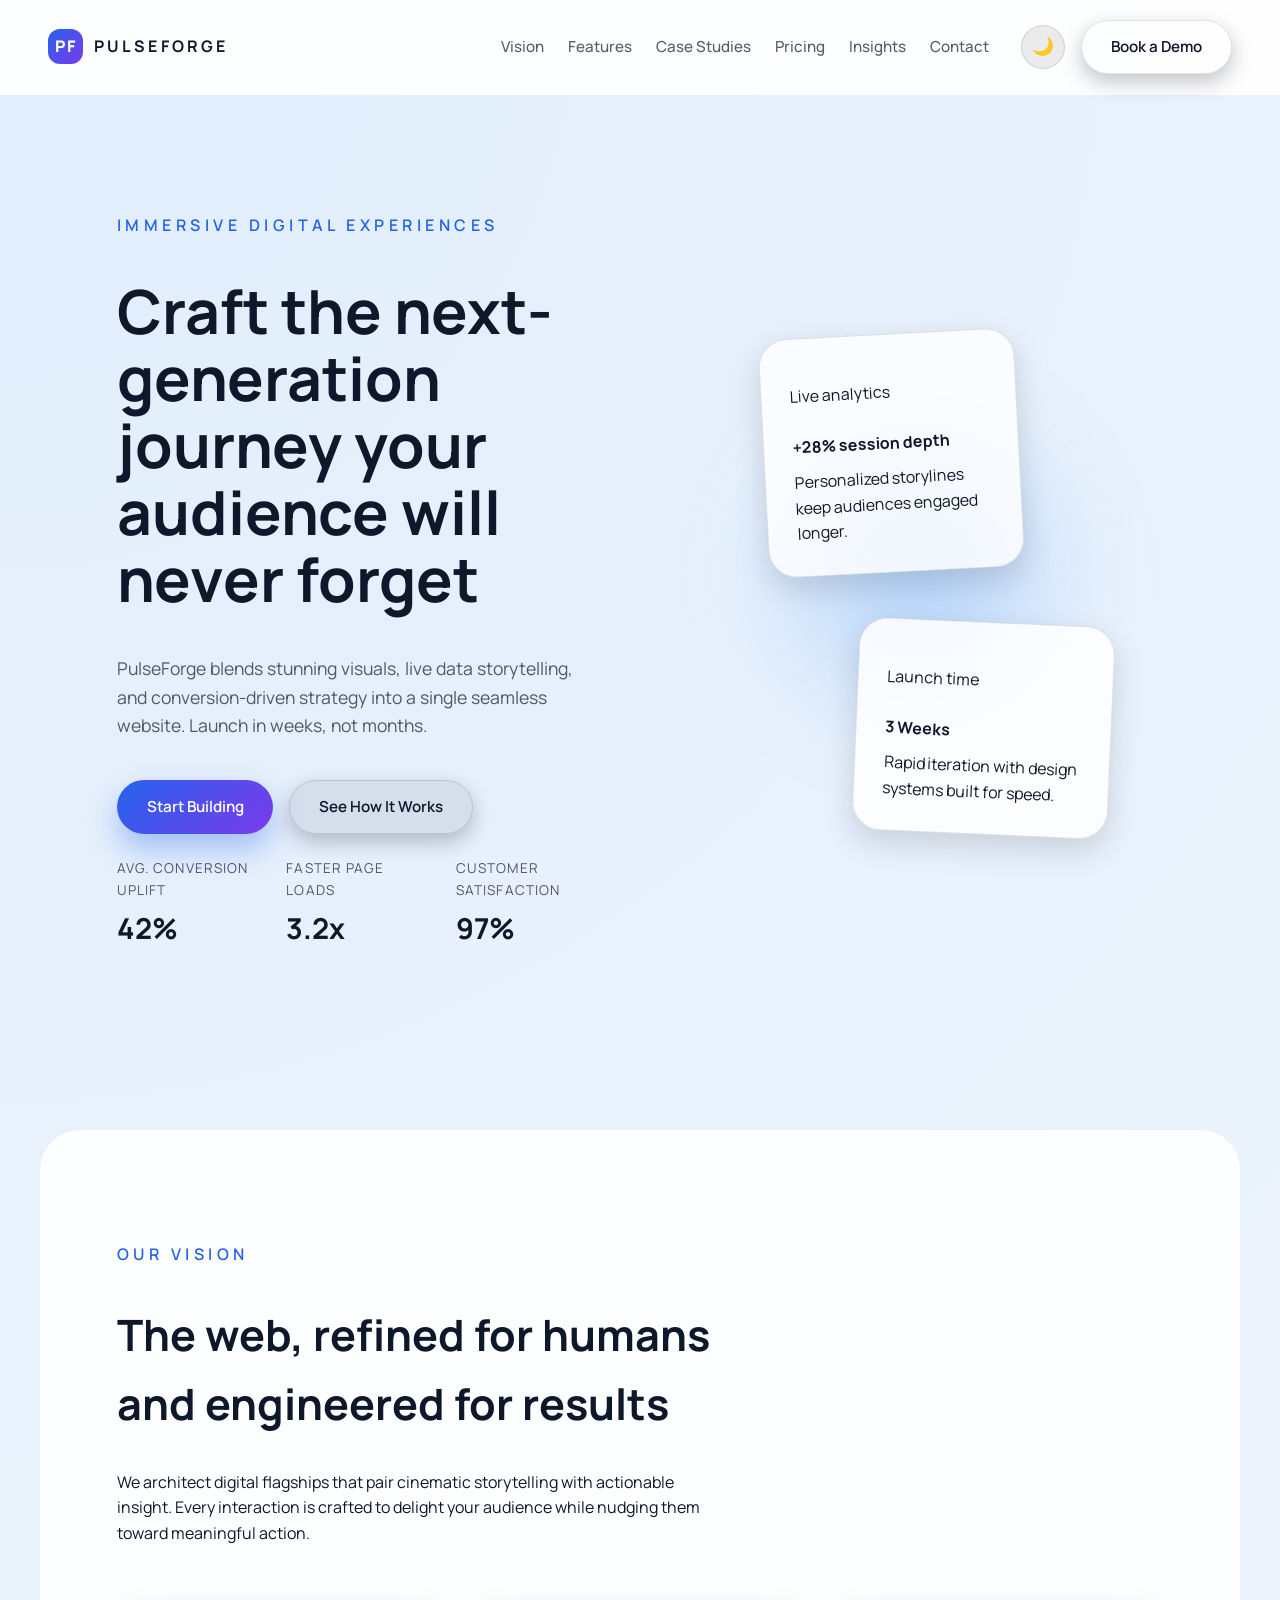
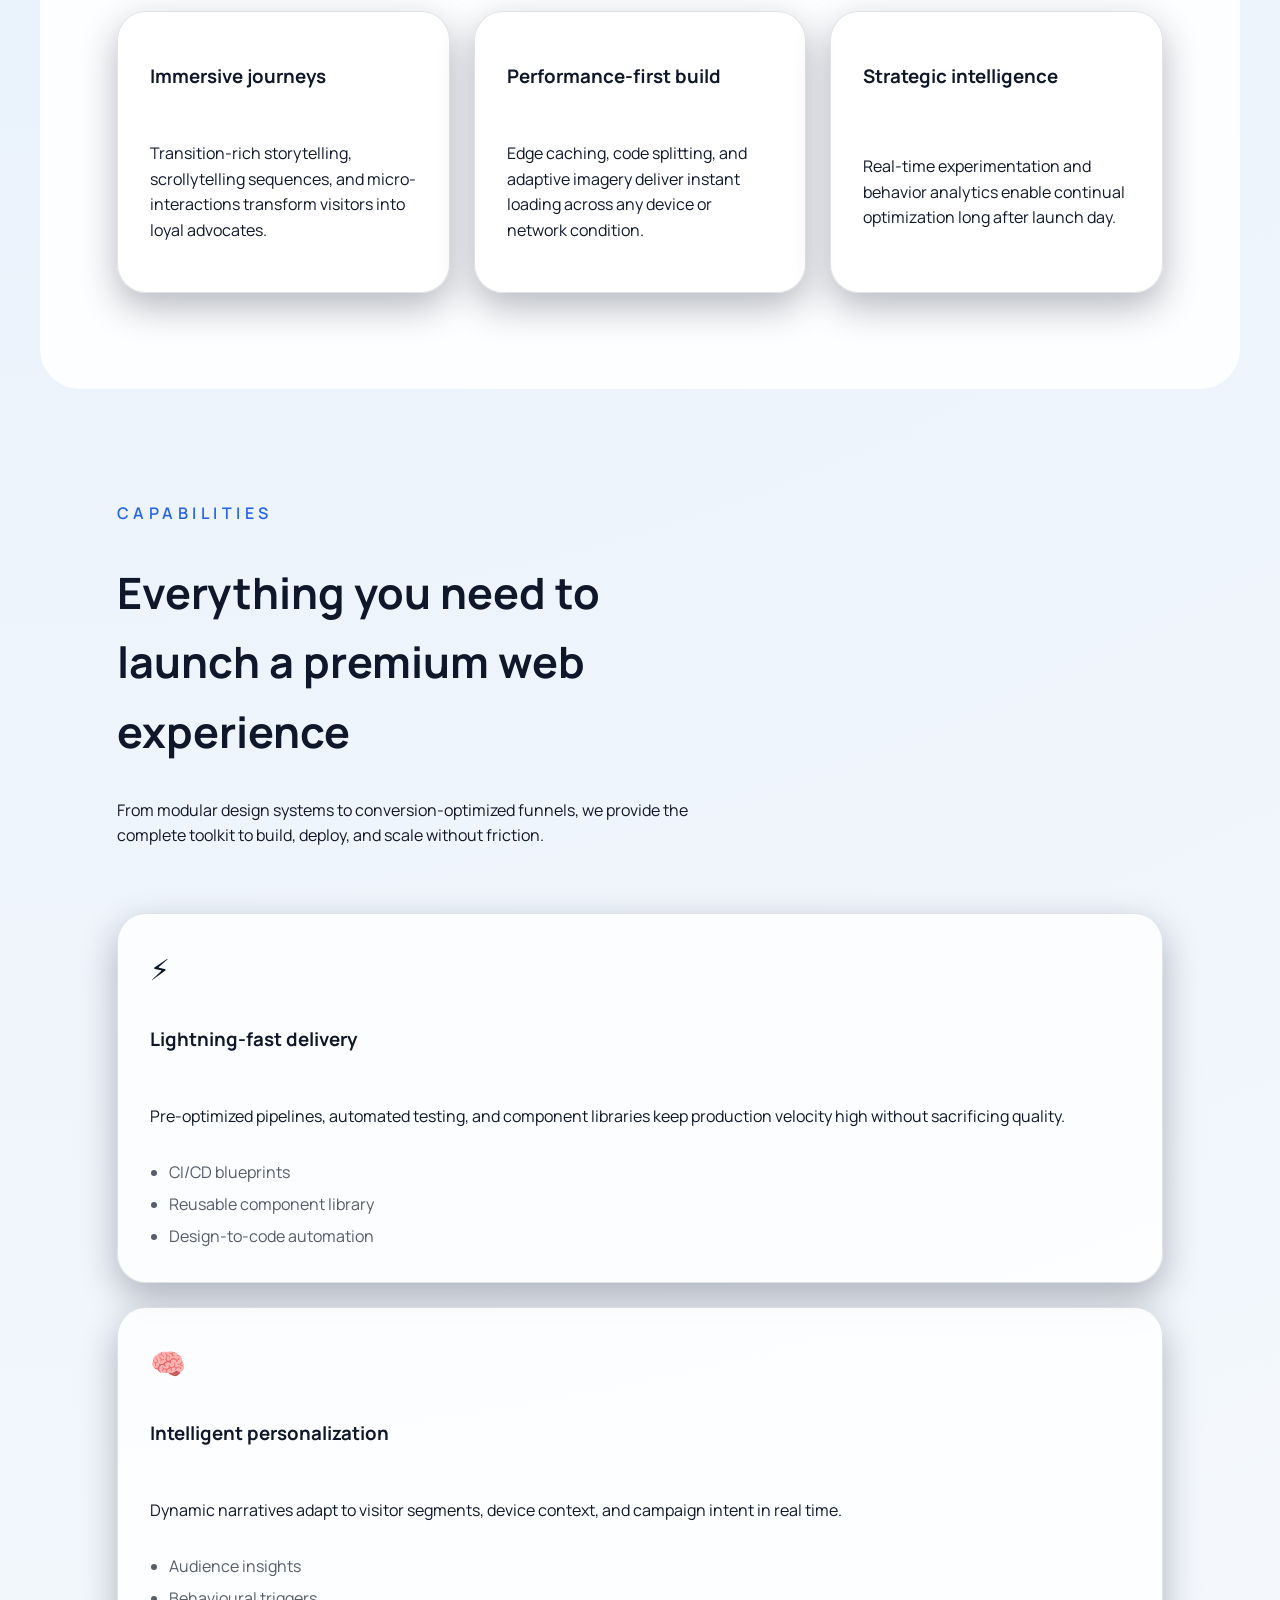
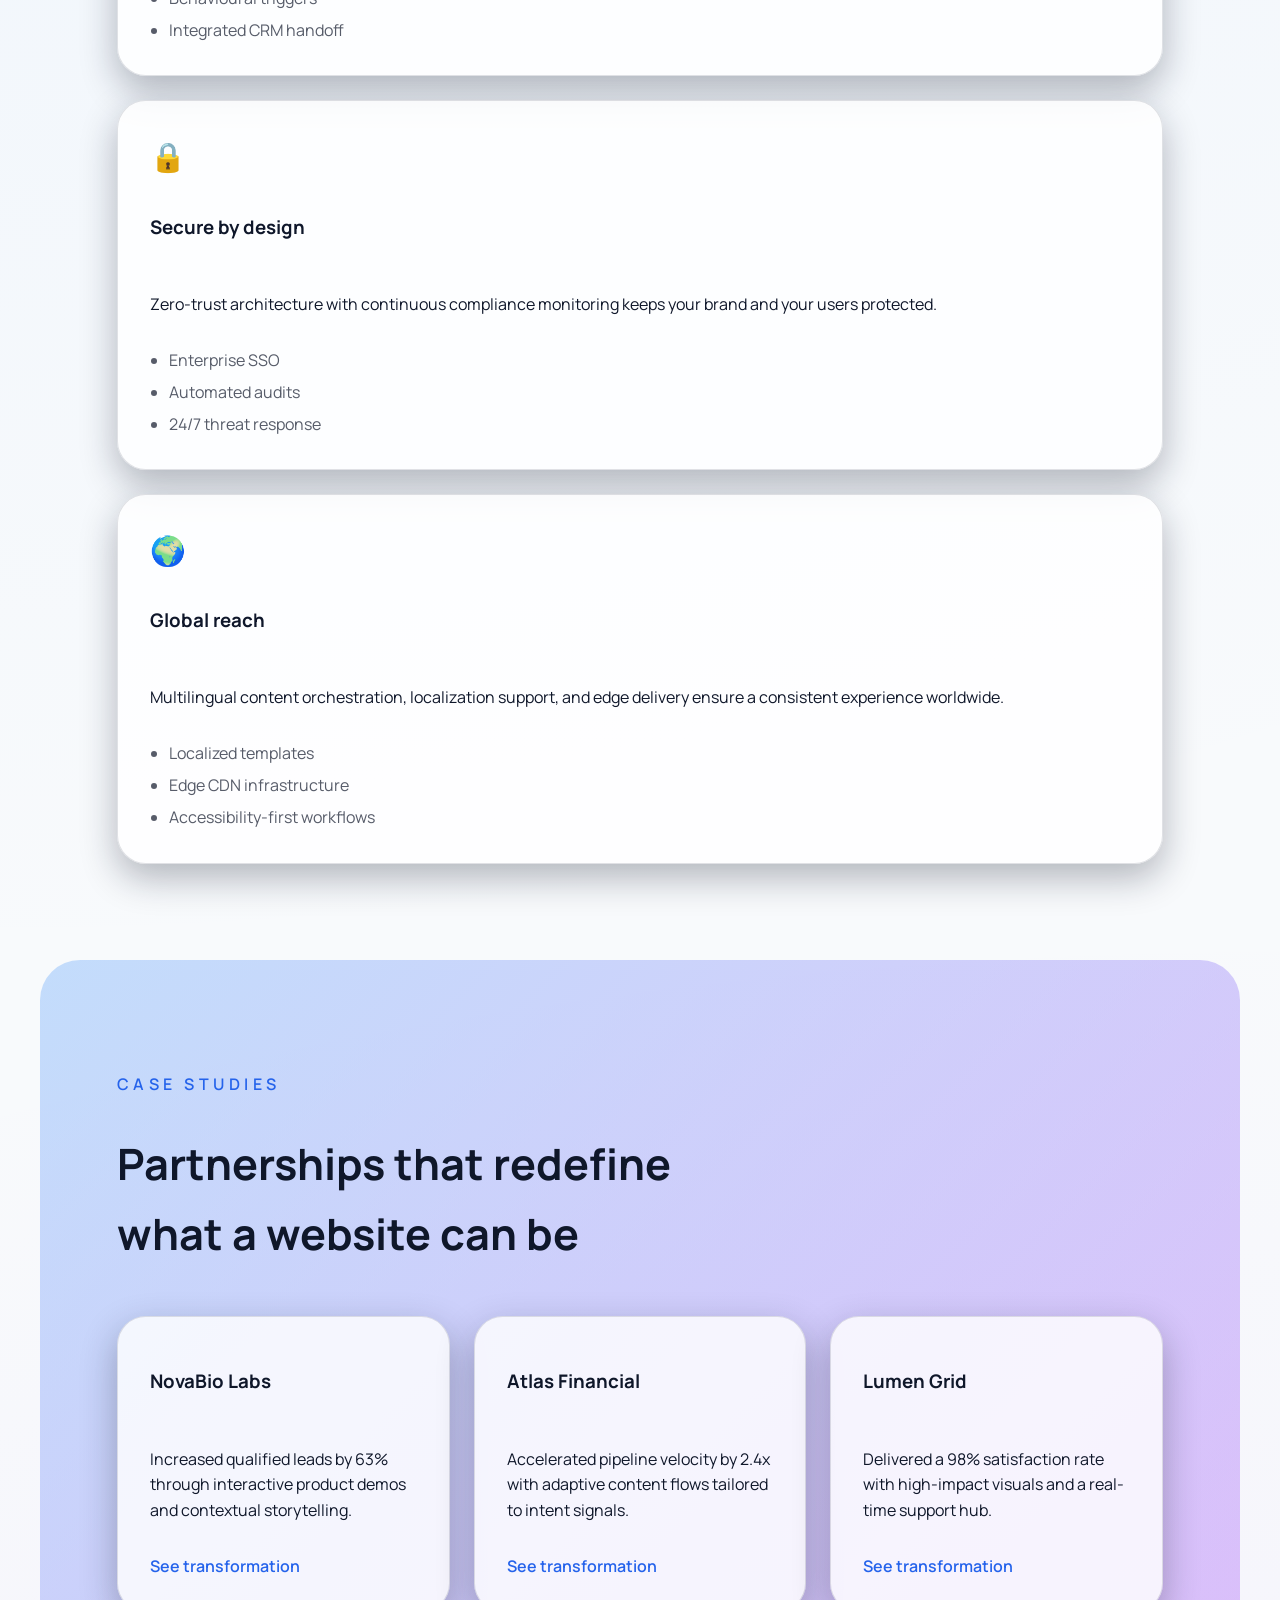
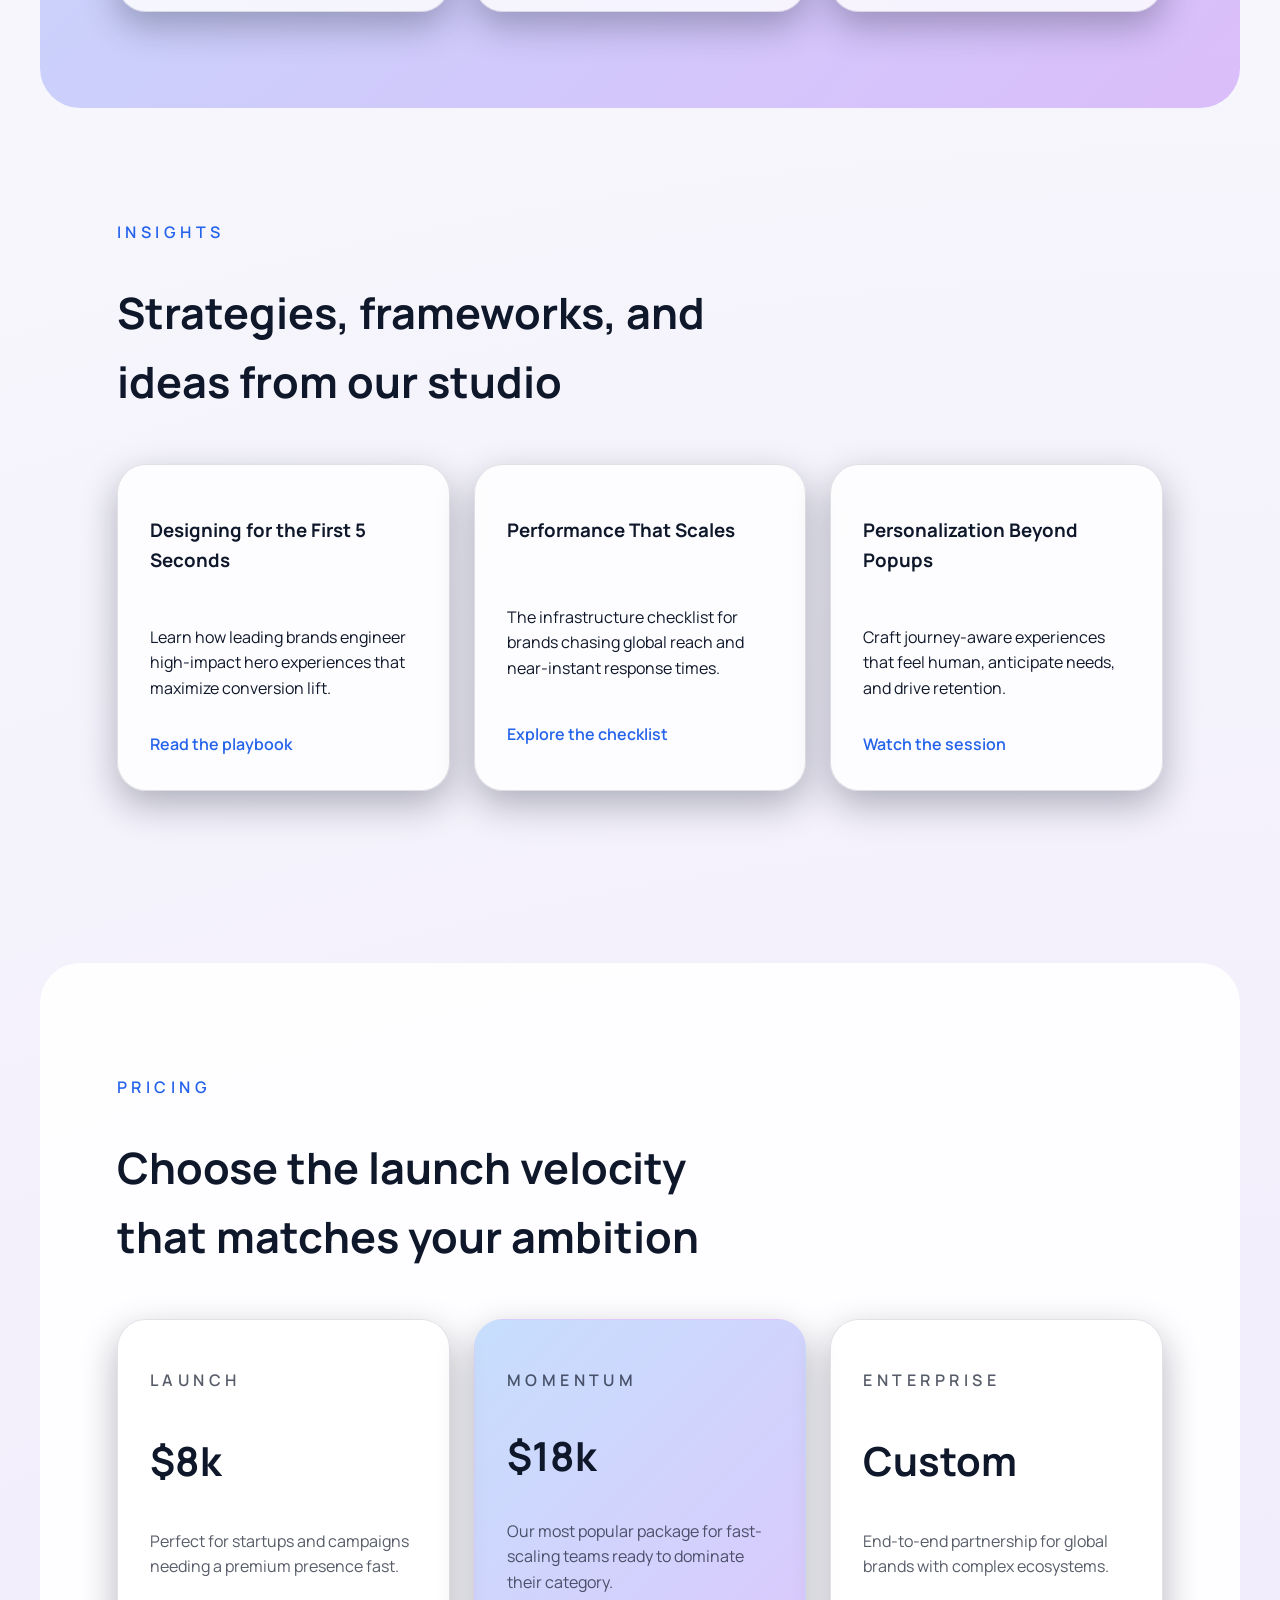
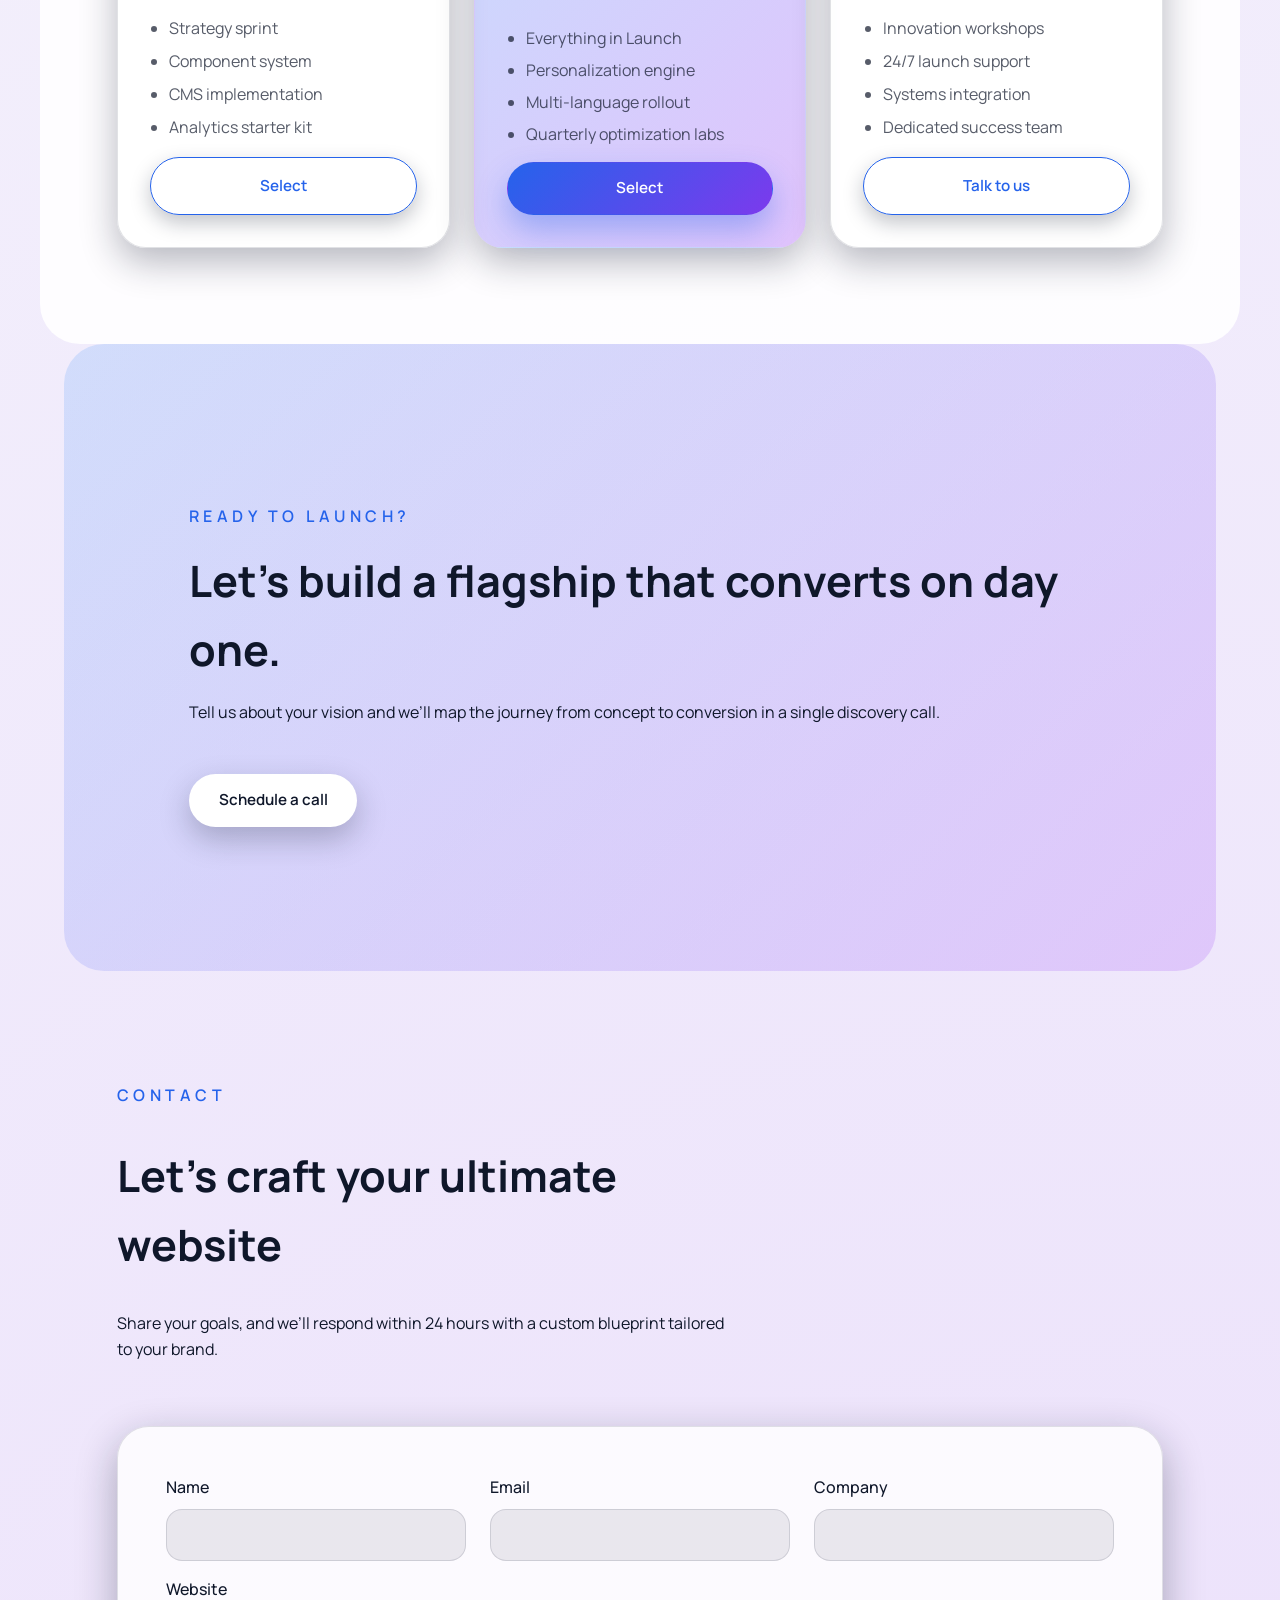
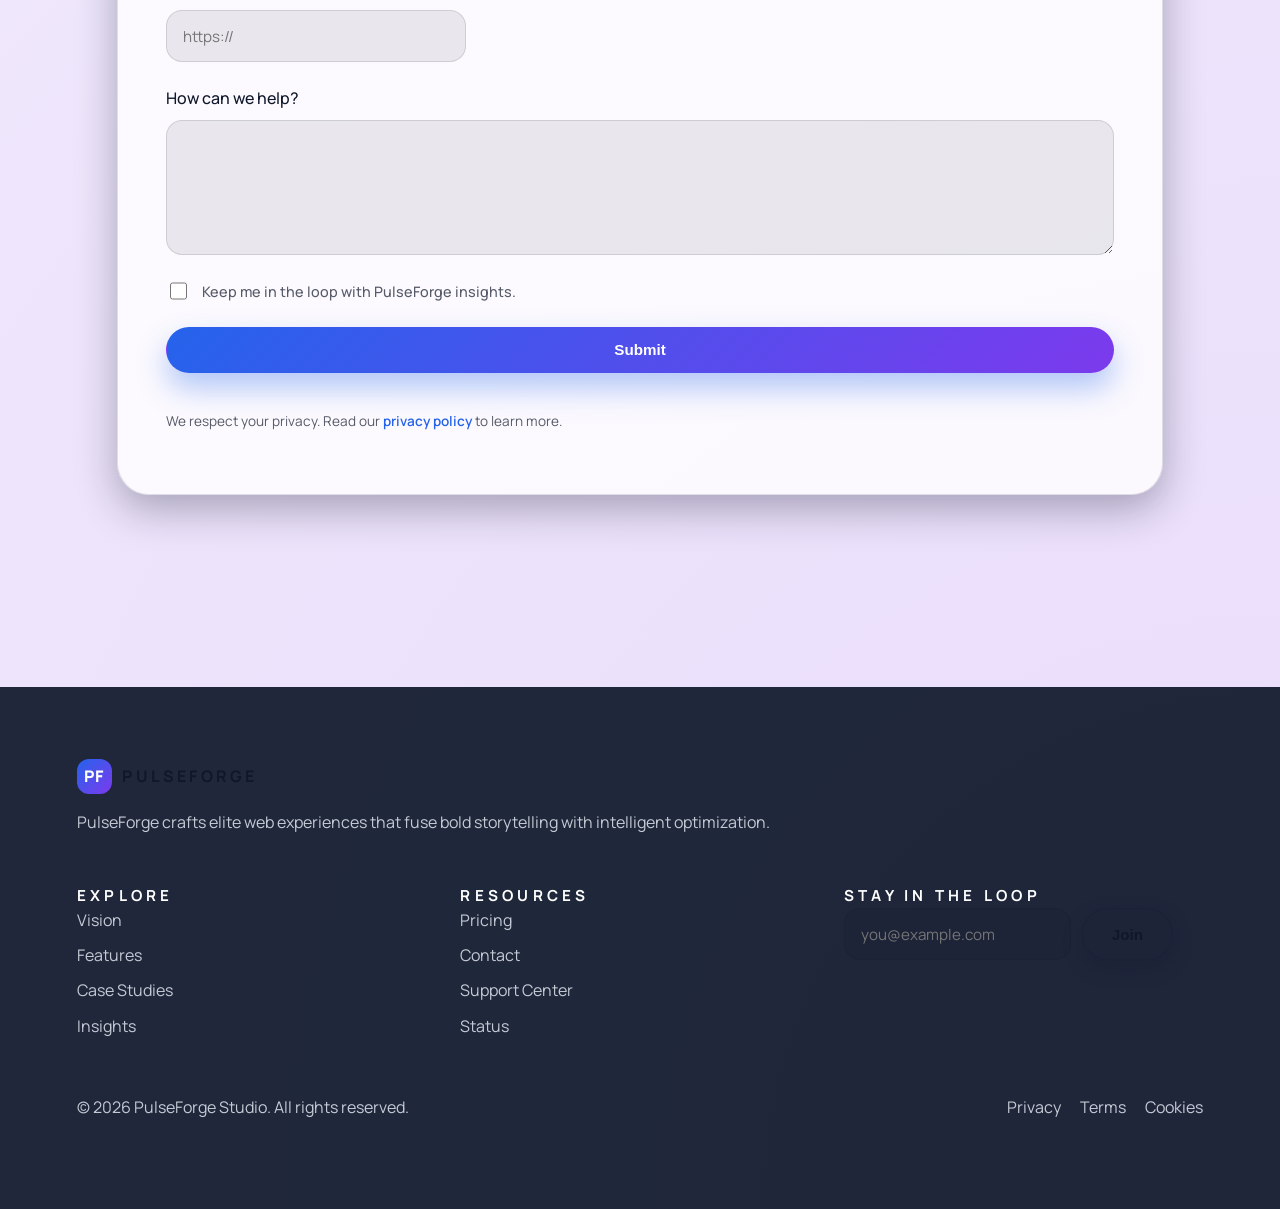
<file: index.html>
<!DOCTYPE html>
<html lang="en">
  <head>
    <meta charset="UTF-8" />
    <meta name="viewport" content="width=device-width, initial-scale=1.0" />
    <meta
      name="description"
      content="Ultimate website experience for visionary brands: immersive storytelling, lightning-fast performance, and effortless conversions."
    />
    <title>PulseForge — The Ultimate Digital Experience</title>
    <link rel="preconnect" href="https://fonts.googleapis.com" />
    <link rel="preconnect" href="https://fonts.gstatic.com" crossorigin />
    <link
      href="https://fonts.googleapis.com/css2?family=Manrope:wght@300;400;500;600;700;800&display=swap"
      rel="stylesheet"
    />
    <link rel="stylesheet" href="assets/css/style.css" />
  </head>
  <body>
    <header class="topbar" role="banner">
      <a class="logo" href="#hero" aria-label="PulseForge home">
        <span class="logo__mark" aria-hidden="true">PF</span>
        <span class="logo__text">PulseForge</span>
      </a>
      <button class="nav-toggle" aria-expanded="false" aria-controls="primary-nav">
        <span class="nav-toggle__label">Menu</span>
        <span class="nav-toggle__icon" aria-hidden="true"></span>
      </button>
      <nav id="primary-nav" class="nav" aria-label="Primary">
        <ul class="nav__list">
          <li><a class="nav__link" href="#vision">Vision</a></li>
          <li><a class="nav__link" href="#features">Features</a></li>
          <li><a class="nav__link" href="#case-studies">Case Studies</a></li>
          <li><a class="nav__link" href="#pricing">Pricing</a></li>
          <li><a class="nav__link" href="#insights">Insights</a></li>
          <li><a class="nav__link" href="#contact">Contact</a></li>
        </ul>
        <div class="nav__actions">
          <button class="theme-toggle" type="button" aria-label="Toggle dark mode">
            <span class="theme-toggle__icon" aria-hidden="true"></span>
          </button>
          <a class="btn btn--ghost" href="#contact">Book a Demo</a>
        </div>
      </nav>
    </header>

    <main>
      <section id="hero" class="hero" aria-labelledby="hero-title">
        <div class="hero__content">
          <p class="hero__eyebrow">Immersive Digital Experiences</p>
          <h1 id="hero-title" class="hero__title">
            Craft the next-generation journey your audience will never forget
          </h1>
          <p class="hero__subtitle">
            PulseForge blends stunning visuals, live data storytelling, and conversion-driven strategy into a single seamless website. Launch in weeks, not months.
          </p>
          <div class="hero__actions">
            <a class="btn btn--primary" href="#pricing">Start Building</a>
            <a class="btn btn--secondary" href="#vision">See How It Works</a>
          </div>
          <dl class="hero__stats">
            <div>
              <dt>Avg. Conversion Uplift</dt>
              <dd data-count="42">0%</dd>
            </div>
            <div>
              <dt>Faster Page Loads</dt>
              <dd data-count="3.2">0x</dd>
            </div>
            <div>
              <dt>Customer Satisfaction</dt>
              <dd data-count="97">0%</dd>
            </div>
          </dl>
        </div>
        <div class="hero__visual" aria-hidden="true">
          <div class="hero__glow"></div>
          <div class="hero__card">
            <p>Live analytics</p>
            <strong>+28% session depth</strong>
            <span>Personalized storylines keep audiences engaged longer.</span>
          </div>
          <div class="hero__card hero__card--secondary">
            <p>Launch time</p>
            <strong>3 Weeks</strong>
            <span>Rapid iteration with design systems built for speed.</span>
          </div>
        </div>
      </section>

      <section id="vision" class="section section--alt" aria-labelledby="vision-title">
        <div class="section__intro">
          <p class="section__eyebrow">Our Vision</p>
          <h2 id="vision-title">The web, refined for humans and engineered for results</h2>
          <p>
            We architect digital flagships that pair cinematic storytelling with actionable insight. Every interaction is crafted to delight your audience while nudging them toward meaningful action.
          </p>
        </div>
        <div class="vision-grid">
          <article class="vision-card">
            <h3>Immersive journeys</h3>
            <p>
              Transition-rich storytelling, scrollytelling sequences, and micro-interactions transform visitors into loyal advocates.
            </p>
          </article>
          <article class="vision-card">
            <h3>Performance-first build</h3>
            <p>
              Edge caching, code splitting, and adaptive imagery deliver instant loading across any device or network condition.
            </p>
          </article>
          <article class="vision-card">
            <h3>Strategic intelligence</h3>
            <p>
              Real-time experimentation and behavior analytics enable continual optimization long after launch day.
            </p>
          </article>
        </div>
      </section>

      <section id="features" class="section" aria-labelledby="features-title">
        <div class="section__intro">
          <p class="section__eyebrow">Capabilities</p>
          <h2 id="features-title">Everything you need to launch a premium web experience</h2>
          <p>
            From modular design systems to conversion-optimized funnels, we provide the complete toolkit to build, deploy, and scale without friction.
          </p>
        </div>
        <div class="feature-grid">
          <article class="feature-card">
            <div class="feature-card__icon" aria-hidden="true">⚡</div>
            <h3>Lightning-fast delivery</h3>
            <p>
              Pre-optimized pipelines, automated testing, and component libraries keep production velocity high without sacrificing quality.
            </p>
            <ul>
              <li>CI/CD blueprints</li>
              <li>Reusable component library</li>
              <li>Design-to-code automation</li>
            </ul>
          </article>
          <article class="feature-card">
            <div class="feature-card__icon" aria-hidden="true">🧠</div>
            <h3>Intelligent personalization</h3>
            <p>
              Dynamic narratives adapt to visitor segments, device context, and campaign intent in real time.
            </p>
            <ul>
              <li>Audience insights</li>
              <li>Behavioural triggers</li>
              <li>Integrated CRM handoff</li>
            </ul>
          </article>
          <article class="feature-card">
            <div class="feature-card__icon" aria-hidden="true">🔒</div>
            <h3>Secure by design</h3>
            <p>
              Zero-trust architecture with continuous compliance monitoring keeps your brand and your users protected.
            </p>
            <ul>
              <li>Enterprise SSO</li>
              <li>Automated audits</li>
              <li>24/7 threat response</li>
            </ul>
          </article>
          <article class="feature-card">
            <div class="feature-card__icon" aria-hidden="true">🌍</div>
            <h3>Global reach</h3>
            <p>
              Multilingual content orchestration, localization support, and edge delivery ensure a consistent experience worldwide.
            </p>
            <ul>
              <li>Localized templates</li>
              <li>Edge CDN infrastructure</li>
              <li>Accessibility-first workflows</li>
            </ul>
          </article>
        </div>
      </section>

      <section id="case-studies" class="section section--accent" aria-labelledby="case-title">
        <div class="section__intro">
          <p class="section__eyebrow">Case Studies</p>
          <h2 id="case-title">Partnerships that redefine what a website can be</h2>
        </div>
        <div class="case-grid">
          <article class="case-card">
            <h3>NovaBio Labs</h3>
            <p>
              Increased qualified leads by 63% through interactive product demos and contextual storytelling.
            </p>
            <a class="link" href="#">See transformation</a>
          </article>
          <article class="case-card">
            <h3>Atlas Financial</h3>
            <p>
              Accelerated pipeline velocity by 2.4x with adaptive content flows tailored to intent signals.
            </p>
            <a class="link" href="#">See transformation</a>
          </article>
          <article class="case-card">
            <h3>Lumen Grid</h3>
            <p>
              Delivered a 98% satisfaction rate with high-impact visuals and a real-time support hub.
            </p>
            <a class="link" href="#">See transformation</a>
          </article>
        </div>
      </section>

      <section id="insights" class="section" aria-labelledby="insights-title">
        <div class="section__intro">
          <p class="section__eyebrow">Insights</p>
          <h2 id="insights-title">Strategies, frameworks, and ideas from our studio</h2>
        </div>
        <div class="insights-grid">
          <article class="insight-card">
            <h3>Designing for the First 5 Seconds</h3>
            <p>
              Learn how leading brands engineer high-impact hero experiences that maximize conversion lift.
            </p>
            <a class="link" href="#">Read the playbook</a>
          </article>
          <article class="insight-card">
            <h3>Performance That Scales</h3>
            <p>
              The infrastructure checklist for brands chasing global reach and near-instant response times.
            </p>
            <a class="link" href="#">Explore the checklist</a>
          </article>
          <article class="insight-card">
            <h3>Personalization Beyond Popups</h3>
            <p>
              Craft journey-aware experiences that feel human, anticipate needs, and drive retention.
            </p>
            <a class="link" href="#">Watch the session</a>
          </article>
        </div>
      </section>

      <section id="pricing" class="section section--alt" aria-labelledby="pricing-title">
        <div class="section__intro">
          <p class="section__eyebrow">Pricing</p>
          <h2 id="pricing-title">Choose the launch velocity that matches your ambition</h2>
        </div>
        <div class="pricing-grid">
          <article class="pricing-card">
            <p class="pricing-card__name">Launch</p>
            <p class="pricing-card__price">$8k</p>
            <p class="pricing-card__desc">Perfect for startups and campaigns needing a premium presence fast.</p>
            <ul>
              <li>Strategy sprint</li>
              <li>Component system</li>
              <li>CMS implementation</li>
              <li>Analytics starter kit</li>
            </ul>
            <a class="btn btn--outline" href="#contact">Select</a>
          </article>
          <article class="pricing-card pricing-card--featured">
            <p class="pricing-card__name">Momentum</p>
            <p class="pricing-card__price">$18k</p>
            <p class="pricing-card__desc">Our most popular package for fast-scaling teams ready to dominate their category.</p>
            <ul>
              <li>Everything in Launch</li>
              <li>Personalization engine</li>
              <li>Multi-language rollout</li>
              <li>Quarterly optimization labs</li>
            </ul>
            <a class="btn btn--primary" href="#contact">Select</a>
          </article>
          <article class="pricing-card">
            <p class="pricing-card__name">Enterprise</p>
            <p class="pricing-card__price">Custom</p>
            <p class="pricing-card__desc">End-to-end partnership for global brands with complex ecosystems.</p>
            <ul>
              <li>Innovation workshops</li>
              <li>24/7 launch support</li>
              <li>Systems integration</li>
              <li>Dedicated success team</li>
            </ul>
            <a class="btn btn--outline" href="#contact">Talk to us</a>
          </article>
        </div>
      </section>

      <section class="section section--highlight" aria-labelledby="cta-title">
        <div class="cta">
          <div class="cta__content">
            <p class="section__eyebrow">Ready to launch?</p>
            <h2 id="cta-title">Let’s build a flagship that converts on day one.</h2>
            <p>
              Tell us about your vision and we’ll map the journey from concept to conversion in a single discovery call.
            </p>
          </div>
          <a class="btn btn--inverted" href="#contact">Schedule a call</a>
        </div>
      </section>

      <section id="contact" class="section" aria-labelledby="contact-title">
        <div class="section__intro">
          <p class="section__eyebrow">Contact</p>
          <h2 id="contact-title">Let’s craft your ultimate website</h2>
          <p>
            Share your goals, and we’ll respond within 24 hours with a custom blueprint tailored to your brand.
          </p>
        </div>
        <form class="contact-form" aria-label="Contact form">
          <div class="form-grid">
            <label>
              <span>Name</span>
              <input type="text" name="name" autocomplete="name" required />
            </label>
            <label>
              <span>Email</span>
              <input type="email" name="email" autocomplete="email" required />
            </label>
            <label>
              <span>Company</span>
              <input type="text" name="company" autocomplete="organization" />
            </label>
            <label>
              <span>Website</span>
              <input type="url" name="website" placeholder="https://" inputmode="url" />
            </label>
          </div>
          <label>
            <span>How can we help?</span>
            <textarea name="message" rows="5" required></textarea>
          </label>
          <label class="checkbox">
            <input type="checkbox" name="newsletter" />
            <span>Keep me in the loop with PulseForge insights.</span>
          </label>
          <button class="btn btn--primary" type="submit">Submit</button>
          <p class="form__footnote">
            We respect your privacy. Read our <a class="link" href="#">privacy policy</a> to learn more.
          </p>
        </form>
      </section>
    </main>

    <footer class="footer" role="contentinfo">
      <div class="footer__primary">
        <div>
          <a class="logo" href="#hero" aria-label="PulseForge home">
            <span class="logo__mark" aria-hidden="true">PF</span>
            <span class="logo__text">PulseForge</span>
          </a>
          <p>
            PulseForge crafts elite web experiences that fuse bold storytelling with intelligent optimization.
          </p>
        </div>
        <div class="footer__grid">
          <div>
            <h3>Explore</h3>
            <ul>
              <li><a href="#vision">Vision</a></li>
              <li><a href="#features">Features</a></li>
              <li><a href="#case-studies">Case Studies</a></li>
              <li><a href="#insights">Insights</a></li>
            </ul>
          </div>
          <div>
            <h3>Resources</h3>
            <ul>
              <li><a href="#pricing">Pricing</a></li>
              <li><a href="#contact">Contact</a></li>
              <li><a href="#">Support Center</a></li>
              <li><a href="#">Status</a></li>
            </ul>
          </div>
          <div>
            <h3>Stay in the loop</h3>
            <form class="newsletter" aria-label="Newsletter signup">
              <label>
                <span class="sr-only">Email</span>
                <input type="email" name="newsletter-email" placeholder="you@example.com" required />
              </label>
              <button class="btn btn--secondary" type="submit">Join</button>
            </form>
          </div>
        </div>
      </div>
      <div class="footer__secondary">
        <p>© <span data-year></span> PulseForge Studio. All rights reserved.</p>
        <div class="footer__links">
          <a href="#">Privacy</a>
          <a href="#">Terms</a>
          <a href="#">Cookies</a>
        </div>
      </div>
    </footer>

    <script src="assets/js/main.js" defer></script>
  </body>
</html>
</file>
<file: assets/css/style.css>
:root {
  color-scheme: light dark;
  --font-family: 'Manrope', system-ui, -apple-system, BlinkMacSystemFont, 'Segoe UI', sans-serif;
  --color-bg: #0f172a;
  --color-surface: rgba(15, 23, 42, 0.65);
  --color-surface-alt: rgba(255, 255, 255, 0.06);
  --color-surface-contrast: rgba(15, 23, 42, 0.92);
  --color-text: #e2e8f0;
  --color-text-muted: rgba(226, 232, 240, 0.75);
  --color-accent: #60a5fa;
  --color-accent-strong: #2563eb;
  --color-secondary: #a855f7;
  --color-border: rgba(226, 232, 240, 0.12);
  --shadow-elevated: 0 20px 45px rgba(15, 23, 42, 0.45);
  --max-width: 1200px;
  --transition: 220ms ease;
}

[data-theme='light'] {
  --color-bg: #f8fafc;
  --color-surface: rgba(255, 255, 255, 0.8);
  --color-surface-alt: rgba(15, 23, 42, 0.08);
  --color-surface-contrast: rgba(255, 255, 255, 0.85);
  --color-text: #0f172a;
  --color-text-muted: rgba(15, 23, 42, 0.7);
  --color-accent: #2563eb;
  --color-accent-strong: #1d4ed8;
  --color-secondary: #7c3aed;
  --color-border: rgba(15, 23, 42, 0.12);
  --shadow-elevated: 0 12px 30px rgba(15, 23, 42, 0.15);
}

* {
  box-sizing: border-box;
}

html {
  scroll-behavior: smooth;
}

body {
  margin: 0;
  font-family: var(--font-family);
  background: radial-gradient(circle at top left, rgba(96, 165, 250, 0.15), transparent 45%),
    radial-gradient(circle at bottom right, rgba(168, 85, 247, 0.18), transparent 55%),
    var(--color-bg);
  color: var(--color-text);
  line-height: 1.6;
  -webkit-font-smoothing: antialiased;
  transition: background 500ms ease, color var(--transition);
}

img,
svg {
  max-width: 100%;
  display: block;
}

a {
  color: inherit;
  text-decoration: none;
}

a:hover,
a:focus-visible {
  text-decoration: underline;
}

.btn {
  display: inline-flex;
  align-items: center;
  justify-content: center;
  padding: 0.85rem 1.8rem;
  border-radius: 999px;
  border: 1px solid transparent;
  font-weight: 600;
  font-size: 0.95rem;
  cursor: pointer;
  transition: transform var(--transition), box-shadow var(--transition), background var(--transition);
}

.btn:focus-visible {
  outline: 3px solid var(--color-accent);
  outline-offset: 2px;
}

.btn--primary {
  background: linear-gradient(135deg, var(--color-accent), var(--color-secondary));
  color: #fff;
  box-shadow: 0 15px 30px rgba(37, 99, 235, 0.35);
}

.btn--primary:hover {
  transform: translateY(-2px);
  box-shadow: 0 20px 40px rgba(37, 99, 235, 0.45);
}

.btn--secondary {
  background: var(--color-surface-alt);
  color: var(--color-text);
  border: 1px solid var(--color-border);
}

.btn--secondary:hover {
  transform: translateY(-2px);
}

.btn--ghost {
  background: transparent;
  border: 1px solid var(--color-border);
  color: var(--color-text);
}

.btn--outline {
  border: 1px solid var(--color-accent);
  color: var(--color-accent);
  background: transparent;
}

.btn--outline:hover {
  background: rgba(96, 165, 250, 0.1);
}

.btn--inverted {
  background: #fff;
  color: #0f172a;
  box-shadow: 0 12px 30px rgba(15, 23, 42, 0.25);
}

.btn--inverted:hover {
  transform: translateY(-2px);
}

.btn--ghost,
.btn--outline,
.btn--secondary {
  box-shadow: 0 8px 20px rgba(15, 23, 42, 0.25);
}

.topbar {
  position: sticky;
  top: 0;
  z-index: 1000;
  display: flex;
  align-items: center;
  justify-content: space-between;
  gap: 1.5rem;
  padding: 1.25rem clamp(1rem, 4vw, 3rem);
  backdrop-filter: blur(16px);
  background: rgba(15, 23, 42, 0.55);
  border-bottom: 1px solid rgba(255, 255, 255, 0.05);
}

[data-theme='light'] .topbar {
  background: rgba(255, 255, 255, 0.92);
}

.logo {
  display: inline-flex;
  align-items: center;
  gap: 0.65rem;
  font-weight: 700;
  letter-spacing: 0.08em;
  text-transform: uppercase;
  color: var(--color-text);
}

.logo__mark {
  display: inline-grid;
  place-items: center;
  width: 2.2rem;
  height: 2.2rem;
  border-radius: 12px;
  background: linear-gradient(135deg, var(--color-accent), var(--color-secondary));
  color: #fff;
  font-size: 1rem;
  font-weight: 800;
}

.logo__text {
  font-size: 1rem;
  letter-spacing: 0.2em;
}

.nav {
  display: flex;
  align-items: center;
  gap: 2rem;
}

.nav__list {
  display: flex;
  gap: 1.5rem;
  list-style: none;
  margin: 0;
  padding: 0;
}

.nav__link {
  font-size: 0.95rem;
  font-weight: 500;
  color: var(--color-text-muted);
  position: relative;
}

.nav__link::after {
  content: '';
  position: absolute;
  left: 0;
  bottom: -0.35rem;
  width: 100%;
  height: 2px;
  background: linear-gradient(135deg, var(--color-accent), var(--color-secondary));
  transform: scaleX(0);
  transform-origin: center;
  transition: transform var(--transition);
}

.nav__link:focus-visible::after,
.nav__link:hover::after {
  transform: scaleX(1);
}

.nav__actions {
  display: flex;
  align-items: center;
  gap: 1rem;
}

.nav-toggle {
  display: none;
  align-items: center;
  gap: 0.5rem;
  padding: 0.65rem 1rem;
  border-radius: 999px;
  border: 1px solid var(--color-border);
  background: transparent;
  color: var(--color-text);
  font-weight: 600;
}

.nav-toggle__icon {
  width: 1.5rem;
  height: 1.5rem;
  border-radius: 999px;
  border: 2px solid currentColor;
  position: relative;
}

.nav-toggle__icon::before,
.nav-toggle__icon::after {
  content: '';
  position: absolute;
  left: 50%;
  width: 70%;
  height: 2px;
  background: currentColor;
  transform: translateX(-50%);
}

.nav-toggle__icon::before {
  top: 35%;
}

.nav-toggle__icon::after {
  bottom: 35%;
}

.theme-toggle {
  width: 2.75rem;
  height: 2.75rem;
  border-radius: 999px;
  border: 1px solid var(--color-border);
  background: var(--color-surface-alt);
  position: relative;
  cursor: pointer;
  transition: transform var(--transition), background var(--transition), border-color var(--transition);
}

.theme-toggle:hover {
  transform: translateY(-1px);
}

.theme-toggle__icon {
  position: absolute;
  inset: 0;
  display: grid;
  place-items: center;
  font-size: 1.1rem;
}

.theme-toggle__icon::before {
  content: '☀️';
  transition: opacity var(--transition) ease;
}

[data-theme='light'] .theme-toggle__icon::before {
  content: '🌙';
}

.hero {
  display: grid;
  gap: clamp(3rem, 6vw, 5rem);
  grid-template-columns: repeat(2, minmax(0, 1fr));
  align-items: center;
  padding: clamp(4rem, 8vw, 7rem) clamp(1.5rem, 6vw, 6rem);
  max-width: var(--max-width);
  margin: 0 auto;
}

.hero__content {
  display: grid;
  gap: 1.5rem;
}

.hero__eyebrow {
  font-weight: 600;
  letter-spacing: 0.28em;
  text-transform: uppercase;
  color: var(--color-accent);
}

.hero__title {
  font-size: clamp(2.5rem, 5vw, 3.8rem);
  line-height: 1.1;
  margin: 0;
}

.hero__subtitle {
  color: var(--color-text-muted);
  font-size: 1.1rem;
  max-width: 32rem;
}

.hero__actions {
  display: flex;
  flex-wrap: wrap;
  gap: 1rem;
}

.hero__stats {
  display: grid;
  grid-template-columns: repeat(3, minmax(0, 1fr));
  gap: 1.5rem;
  margin: 0;
}

.hero__stats dt {
  color: var(--color-text-muted);
  font-size: 0.85rem;
  letter-spacing: 0.08em;
  text-transform: uppercase;
}

.hero__stats dd {
  font-size: 1.8rem;
  font-weight: 700;
  margin: 0.2rem 0 0;
}

.hero__visual {
  position: relative;
  display: grid;
  place-items: center;
  min-height: 22rem;
}

.hero__glow {
  position: absolute;
  inset: auto;
  width: 80%;
  height: 80%;
  border-radius: 30%;
  background: radial-gradient(circle, rgba(96, 165, 250, 0.45), transparent 65%);
  filter: blur(45px);
  z-index: -2;
}

.hero__card {
  background: var(--color-surface);
  padding: 1.8rem;
  border-radius: 1.8rem;
  border: 1px solid var(--color-border);
  box-shadow: var(--shadow-elevated);
  max-width: 16rem;
  display: grid;
  gap: 0.6rem;
  transform: rotate(-3deg) translate(-1.8rem, -1rem);
}

.hero__card--secondary {
  transform: rotate(2.5deg) translate(4rem, 2rem);
  background: var(--color-surface-contrast);
}

.section {
  max-width: var(--max-width);
  margin: 0 auto;
  padding: clamp(4rem, 8vw, 6rem) clamp(1.5rem, 6vw, 6rem);
  display: grid;
  gap: clamp(2rem, 4vw, 3rem);
}

.section--alt {
  background: rgba(15, 23, 42, 0.35);
  border-radius: 2.5rem;
  margin-top: clamp(3rem, 6vw, 5rem);
}

[data-theme='light'] .section--alt {
  background: rgba(255, 255, 255, 0.9);
}

.section--accent {
  background: linear-gradient(135deg, rgba(96, 165, 250, 0.35), rgba(168, 85, 247, 0.35));
  border-radius: 2.5rem;
}

.section--highlight {
  background: linear-gradient(135deg, rgba(96, 165, 250, 0.22), rgba(168, 85, 247, 0.22));
  border-radius: 2.5rem;
  max-width: calc(var(--max-width) - 3rem);
}

.section__intro {
  max-width: 38rem;
  display: grid;
  gap: 1rem;
}

.section__eyebrow {
  letter-spacing: 0.28em;
  text-transform: uppercase;
  font-weight: 600;
  color: var(--color-accent);
}

.section h2 {
  font-size: clamp(2rem, 4vw, 2.7rem);
  margin: 0;
}

.vision-grid,
.feature-grid,
.case-grid,
.insights-grid,
.pricing-grid {
  display: grid;
  gap: 1.5rem;
}

.vision-grid {
  grid-template-columns: repeat(auto-fit, minmax(16rem, 1fr));
}

.vision-card,
.feature-card,
.case-card,
.insight-card,
.pricing-card {
  background: var(--color-surface);
  border: 1px solid var(--color-border);
  border-radius: 1.8rem;
  padding: 2rem;
  display: grid;
  gap: 0.9rem;
  box-shadow: 0 14px 36px rgba(15, 23, 42, 0.3);
}

.feature-card__icon {
  font-size: 1.8rem;
}

.feature-card ul,
.pricing-card ul {
  padding-left: 1.2rem;
  margin: 0;
  display: grid;
  gap: 0.4rem;
  color: var(--color-text-muted);
}

.case-grid {
  grid-template-columns: repeat(auto-fit, minmax(18rem, 1fr));
}

.case-card {
  position: relative;
  overflow: hidden;
}

.case-card::after {
  content: '';
  position: absolute;
  inset: 0;
  background: linear-gradient(135deg, rgba(96, 165, 250, 0.25), rgba(168, 85, 247, 0));
  opacity: 0;
  transition: opacity var(--transition);
}

.case-card:hover::after {
  opacity: 1;
}

.insights-grid {
  grid-template-columns: repeat(auto-fit, minmax(18rem, 1fr));
}

.pricing-grid {
  grid-template-columns: repeat(auto-fit, minmax(17rem, 1fr));
}

.pricing-card {
  text-align: left;
  position: relative;
}

.pricing-card__name {
  letter-spacing: 0.28em;
  text-transform: uppercase;
  font-weight: 600;
  color: var(--color-text-muted);
}

.pricing-card__price {
  font-size: 2.5rem;
  font-weight: 700;
  margin: 0;
}

.pricing-card__desc {
  color: var(--color-text-muted);
}

.pricing-card--featured {
  background: linear-gradient(135deg, rgba(96, 165, 250, 0.35), rgba(168, 85, 247, 0.35));
  border-color: transparent;
}

.section--highlight .cta {
  display: flex;
  flex-wrap: wrap;
  justify-content: space-between;
  align-items: center;
  gap: 2rem;
  padding: clamp(2.5rem, 4vw, 3rem);
}

.contact-form {
  background: var(--color-surface);
  border-radius: 2rem;
  border: 1px solid var(--color-border);
  padding: clamp(2rem, 5vw, 3rem);
  display: grid;
  gap: 1.5rem;
  box-shadow: 0 14px 40px rgba(15, 23, 42, 0.32);
}

.form-grid {
  display: grid;
  grid-template-columns: repeat(auto-fit, minmax(15rem, 1fr));
  gap: 1rem 1.5rem;
}

label {
  display: grid;
  gap: 0.5rem;
  font-weight: 500;
}

input,
textarea {
  width: 100%;
  padding: 0.9rem 1rem;
  border-radius: 1rem;
  border: 1px solid var(--color-border);
  background: var(--color-surface-alt);
  color: var(--color-text);
  font-family: inherit;
  font-size: 0.95rem;
  transition: border-color var(--transition), box-shadow var(--transition);
}

input:focus-visible,
textarea:focus-visible {
  outline: none;
  border-color: var(--color-accent);
  box-shadow: 0 0 0 3px rgba(96, 165, 250, 0.25);
}

textarea {
  resize: vertical;
}

.checkbox {
  display: flex;
  align-items: center;
  gap: 0.75rem;
  font-size: 0.9rem;
  color: var(--color-text-muted);
}

.checkbox input {
  width: 1.1rem;
  height: 1.1rem;
  border-radius: 0.35rem;
  accent-color: var(--color-accent);
}

.form__footnote {
  font-size: 0.85rem;
  color: var(--color-text-muted);
}

.footer {
  padding: clamp(3rem, 8vw, 4.5rem) clamp(1.5rem, 6vw, 6rem);
  background: rgba(15, 23, 42, 0.85);
  margin-top: clamp(4rem, 10vw, 6rem);
  color: rgba(226, 232, 240, 0.8);
  display: grid;
  gap: 2.5rem;
}

[data-theme='light'] .footer {
  background: rgba(15, 23, 42, 0.92);
  color: rgba(226, 232, 240, 0.85);
}

.footer__primary {
  display: grid;
  gap: 2rem;
  max-width: var(--max-width);
  margin: 0 auto;
  width: 100%;
}

.footer__grid {
  display: grid;
  grid-template-columns: repeat(auto-fit, minmax(14rem, 1fr));
  gap: 1.5rem;
}

.footer__grid h3 {
  margin: 0;
  font-size: 0.95rem;
  text-transform: uppercase;
  letter-spacing: 0.28em;
  color: #fff;
}

.footer__grid ul {
  list-style: none;
  padding: 0;
  margin: 0;
  display: grid;
  gap: 0.6rem;
}

.footer__secondary {
  display: flex;
  flex-wrap: wrap;
  justify-content: space-between;
  align-items: center;
  gap: 1rem;
  max-width: var(--max-width);
  margin: 0 auto;
  width: 100%;
}

.footer__links {
  display: flex;
  gap: 1.2rem;
}

.newsletter {
  display: flex;
  gap: 0.7rem;
}

.newsletter input {
  min-width: 0;
}

.link {
  color: var(--color-accent);
  font-weight: 600;
  text-decoration: none;
}

.link:hover,
.link:focus-visible {
  text-decoration: underline;
}

.sr-only {
  position: absolute;
  width: 1px;
  height: 1px;
  padding: 0;
  margin: -1px;
  overflow: hidden;
  clip: rect(0, 0, 0, 0);
  border: 0;
}

@media (max-width: 960px) {
  .hero {
    grid-template-columns: 1fr;
    text-align: center;
  }

  .hero__content {
    place-items: center;
  }

  .hero__subtitle {
    max-width: 40rem;
  }

  .hero__stats {
    grid-template-columns: repeat(auto-fit, minmax(8rem, 1fr));
  }

  .nav {
    position: fixed;
    inset: 0 0 auto;
    top: 5rem;
    flex-direction: column;
    align-items: stretch;
    padding: 2rem;
    gap: 2rem;
    background: rgba(15, 23, 42, 0.92);
    transform: translateY(-120%);
    transition: transform var(--transition);
  }

  .nav[data-open='true'] {
    transform: translateY(0);
  }

  [data-theme='light'] .nav {
    background: rgba(255, 255, 255, 0.92);
  }

  .nav__list {
    flex-direction: column;
    gap: 1rem;
  }

  .nav__actions {
    justify-content: space-between;
  }

  .nav-toggle {
    display: inline-flex;
  }
}

@media (max-width: 600px) {
  .topbar {
    padding: 1rem 1.25rem;
  }

  .section {
    padding: 3.5rem 1.25rem;
  }

  .section--alt,
  .section--highlight,
  .section--accent {
    margin-inline: 1rem;
  }

  .contact-form {
    padding: 2rem 1.5rem;
  }

  .newsletter {
    flex-direction: column;
  }
}

.toast {
  position: fixed;
  left: 50%;
  bottom: 2rem;
  transform: translate(-50%, 2rem);
  padding: 1rem 1.5rem;
  border-radius: 999px;
  background: rgba(15, 23, 42, 0.88);
  color: #fff;
  box-shadow: 0 18px 36px rgba(15, 23, 42, 0.45);
  opacity: 0;
  transition: opacity var(--transition), transform var(--transition);
  z-index: 1100;
}

[data-theme='light'] .toast {
  background: rgba(15, 23, 42, 0.92);
}

.toast[data-visible='true'] {
  opacity: 1;
  transform: translate(-50%, 0);
}
</file>
